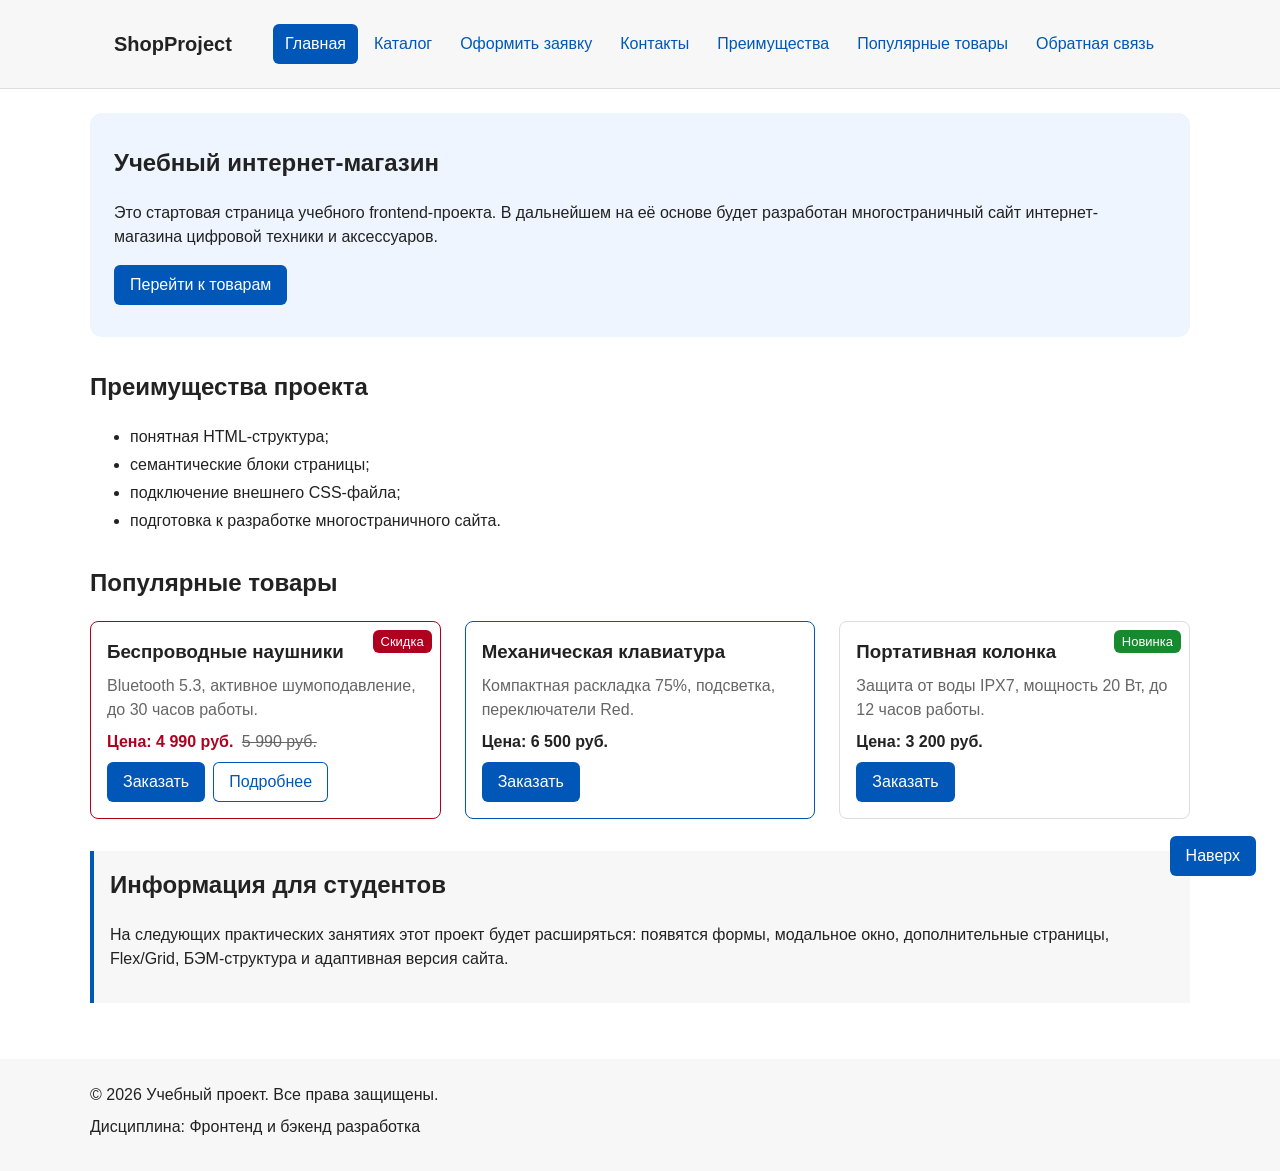
<file: index.html>
<!DOCTYPE html>
<html lang="ru">
<head>
  <meta charset="UTF-8">
  <meta name="viewport" content="width=device-width, initial-scale=1.0">
  <meta name="description" content="Учебный интернет-магазин цифровой техники и аксессуаров: популярные товары и форма заявки.">
  <meta property="og:type" content="website">
  <meta property="og:title" content="Учебный интернет-магазин">
  <meta property="og:description" content="Учебный интернет-магазин цифровой техники и аксессуаров: популярные товары и форма заявки.">
  <meta property="og:image" content="https://marni52.github.io/kr1-html-css-shop/images/preview.jpg">
  <title>Учебный интернет-магазин</title>
  <link rel="icon" href="images/favicon.svg" type="image/svg+xml">
  <link rel="stylesheet" href="css/style.css">
  <script src="js/main.js" defer></script>
</head>
<body>
  <header class="site-header">
    <div class="site-header__inner">
      <a class="site-header__logo" href="index.html">ShopProject</a>

      <nav class="site-nav" aria-label="Основная навигация">
        <ul class="site-nav__list">
          <li class="site-nav__item"><a class="site-nav__link site-nav__link--active" href="index.html" aria-current="page">Главная</a></li>
          <li class="site-nav__item"><a class="site-nav__link" href="catalog.html">Каталог</a></li>
          <li class="site-nav__item"><a class="site-nav__link" href="order.html">Оформить заявку</a></li>
          <li class="site-nav__item"><a class="site-nav__link" href="contacts.html">Контакты</a></li>
          <li class="site-nav__item"><a class="site-nav__link" href="index.html#advantages">Преимущества</a></li>
          <li class="site-nav__item"><a class="site-nav__link" href="index.html#popular">Популярные товары</a></li>
          <li class="site-nav__item"><a class="site-nav__link" href="index.html#contacts">Обратная связь</a></li>
        </ul>
      </nav>
    </div>
  </header>

  <main>
    <section class="hero">
      <h1 class="hero__title">Учебный интернет-магазин</h1>
      <p class="hero__text">
        Это стартовая страница учебного frontend-проекта.
        В дальнейшем на её основе будет разработан многостраничный сайт
        интернет-магазина цифровой техники и аксессуаров.
      </p>
      <a class="button button--primary hero__button" href="#popular">Перейти к товарам</a>
    </section>

    <section class="section" id="advantages">
      <h2 class="section__title">Преимущества проекта</h2>

      <ul class="advantages-list">
        <li class="advantages-list__item">понятная HTML-структура;</li>
        <li class="advantages-list__item">семантические блоки страницы;</li>
        <li class="advantages-list__item">подключение внешнего CSS-файла;</li>
        <li class="advantages-list__item">подготовка к разработке многостраничного сайта.</li>
      </ul>
    </section>

    <section class="section" id="popular">
      <h2 class="section__title">Популярные товары</h2>

      <div class="products-grid">
        <article class="product-card product-card--discount">
          <span class="product-card__badge">Скидка</span>
          <h3 class="product-card__title">Беспроводные наушники</h3>
          <p class="product-card__description">Bluetooth 5.3, активное шумоподавление, до 30 часов работы.</p>
          <p class="product-card__price">Цена: 4 990 руб. <s class="product-card__old-price">5 990 руб.</s></p>
          <div class="product-card__actions">
            <button class="button button--primary product-card__button" type="button" data-product="Беспроводные наушники">
              Заказать
            </button>
            <a class="button button--secondary" href="product.html">Подробнее</a>
          </div>
        </article>

        <article class="product-card product-card--featured">
          <h3 class="product-card__title">Механическая клавиатура</h3>
          <p class="product-card__description">Компактная раскладка 75%, подсветка, переключатели Red.</p>
          <p class="product-card__price">Цена: 6 500 руб.</p>
          <button class="button button--primary product-card__button" type="button" data-product="Механическая клавиатура">
            Заказать
          </button>
        </article>

        <article class="product-card">
          <span class="product-card__badge product-card__badge--new">Новинка</span>
          <h3 class="product-card__title">Портативная колонка</h3>
          <p class="product-card__description">Защита от воды IPX7, мощность 20 Вт, до 12 часов работы.</p>
          <p class="product-card__price">Цена: 3 200 руб.</p>
          <button class="button button--primary product-card__button" type="button" data-product="Портативная колонка">
            Заказать
          </button>
        </article>
      </div>

      <p class="success-message" id="success-message" role="status" tabindex="-1" hidden>
        Форма успешно отправлена!
      </p>
    </section>

    <aside class="aside-info">
      <h2 class="aside-info__title">Информация для студентов</h2>
      <p class="aside-info__text">
        На следующих практических занятиях этот проект будет расширяться:
        появятся формы, модальное окно, дополнительные страницы, Flex/Grid,
        БЭМ-структура и адаптивная версия сайта.
      </p>
    </aside>
  </main>

  <footer class="site-footer" id="contacts">
    <p class="site-footer__text">&copy; 2026 Учебный проект. Все права защищены.</p>
    <p class="site-footer__text">Дисциплина: Фронтенд и бэкенд разработка</p>
  </footer>

  <a class="back-to-top" href="#">Наверх</a>

  <dialog class="order-dialog" id="order-dialog" aria-labelledby="order-dialog-title">
    <h2 class="order-dialog__title" id="order-dialog-title">Оформление заявки</h2>

    <form class="order-form" id="order-form" action="#" method="post" novalidate>
      <input id="selected-product" name="selected-product" type="hidden">

      <div class="order-form__field">
        <label class="order-form__label" for="order-name">Имя</label>
        <input
          class="order-form__input"
          id="order-name"
          name="name"
          type="text"
          placeholder="Введите ваше имя"
          minlength="2"
          autocomplete="given-name"
          required
        >
      </div>

      <div class="order-form__field">
        <label class="order-form__label" for="order-email">E-mail</label>
        <input
          class="order-form__input"
          id="order-email"
          name="email"
          type="email"
          placeholder="example@mail.ru"
          autocomplete="email"
          required
        >
      </div>

      <div class="order-form__field">
        <label class="order-form__label" for="order-phone">Телефон</label>
        <input
          class="order-form__input"
          id="order-phone"
          name="phone"
          type="tel"
          inputmode="tel"
          placeholder="+7 (900) 000-00-00"
          pattern="^\+7 \(\d{3}\) \d{3}-\d{2}-\d{2}$"
          required
        >
        <small class="order-form__hint">Формат: +7 (900) 000-00-00</small>
      </div>

      <div class="order-form__field">
        <label class="order-form__label" for="order-date">Дата связи</label>
        <input
          class="order-form__input"
          id="order-date"
          name="date"
          type="date"
        >
      </div>

      <div class="order-form__field">
        <label class="order-form__label" for="order-topic">Тема заявки</label>
        <select class="order-form__select" id="order-topic" name="topic" required>
          <option value="">Выберите тему</option>
          <option value="product">Заказ товара</option>
          <option value="consultation">Консультация</option>
          <option value="delivery">Доставка</option>
        </select>
      </div>

      <div class="order-form__field">
        <label class="order-form__label" for="order-comment">Комментарий</label>
        <textarea
          class="order-form__textarea"
          id="order-comment"
          name="comment"
          rows="4"
          placeholder="Укажите дополнительную информацию"
        ></textarea>
      </div>

      <div class="order-form__field order-form__field--checkbox">
        <label class="order-form__checkbox-label">
          <input
            class="order-form__checkbox"
            id="order-agreement"
            name="agreement"
            type="checkbox"
            required
          >
          Я согласен на обработку данных
        </label>
      </div>

      <div class="order-form__actions">
        <button class="button button--secondary" type="button" id="close-order-dialog">Закрыть</button>
        <button class="button button--primary" type="submit">Отправить заявку</button>
      </div>
    </form>
  </dialog>
</body>
</html>
</file>
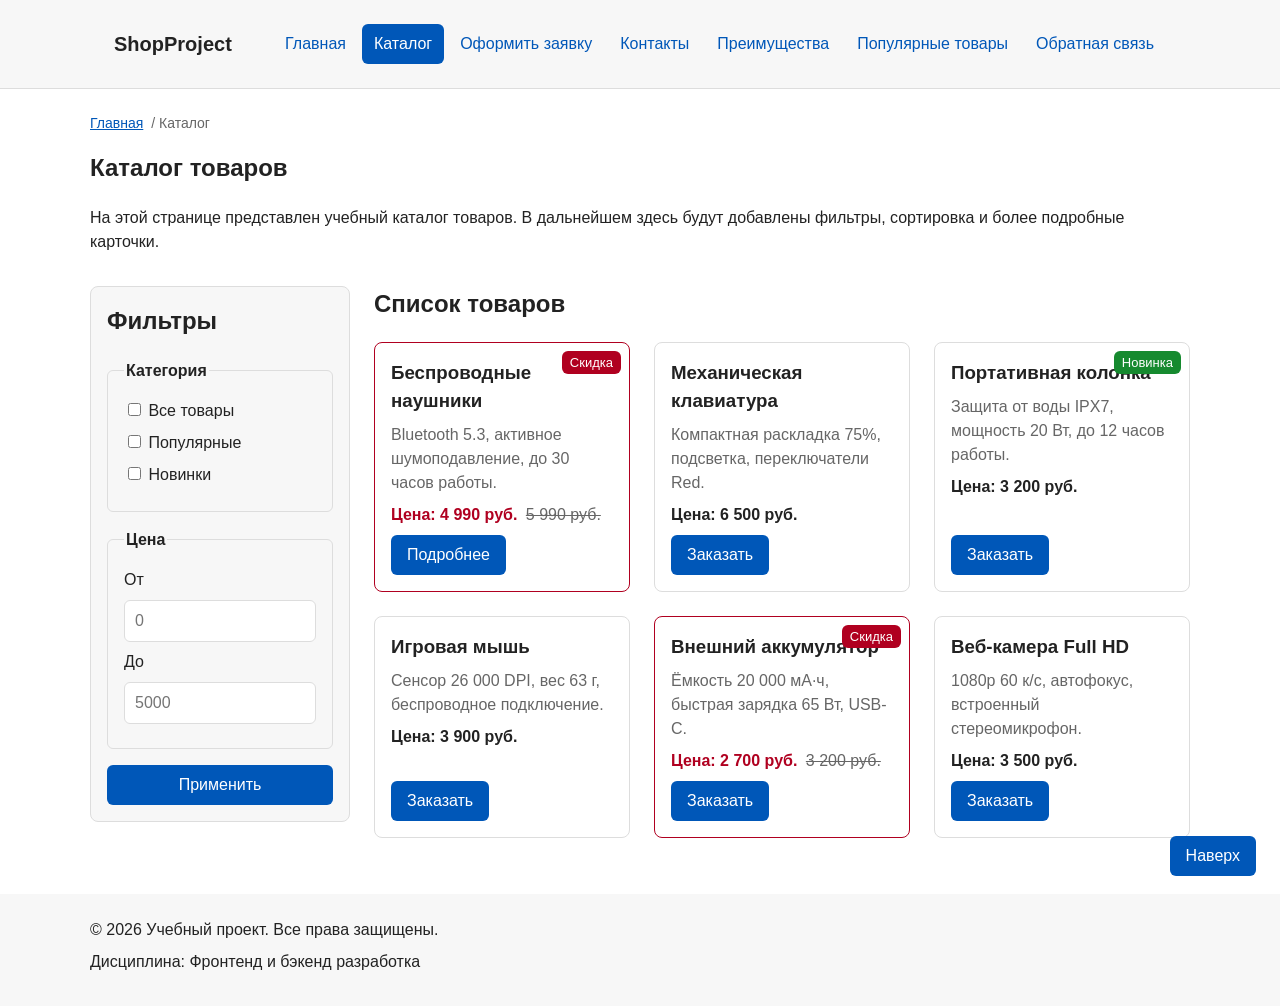
<file: catalog.html>
<!DOCTYPE html>
<html lang="ru">
<head>
  <meta charset="UTF-8">
  <meta name="viewport" content="width=device-width, initial-scale=1.0">
  <meta name="description" content="Каталог товаров учебного интернет-магазина: наушники, клавиатуры, колонки и другие аксессуары.">
  <meta property="og:type" content="website">
  <meta property="og:title" content="Каталог товаров — Учебный интернет-магазин">
  <meta property="og:description" content="Каталог товаров учебного интернет-магазина: наушники, клавиатуры, колонки и другие аксессуары.">
  <meta property="og:image" content="https://marni52.github.io/kr1-html-css-shop/images/preview.jpg">
  <title>Каталог товаров — Учебный интернет-магазин</title>
  <link rel="icon" href="images/favicon.svg" type="image/svg+xml">
  <link rel="stylesheet" href="css/style.css">
</head>
<body>
  <header class="site-header">
    <div class="site-header__inner">
      <a class="site-header__logo" href="index.html">ShopProject</a>

      <nav class="site-nav" aria-label="Основная навигация">
        <ul class="site-nav__list">
          <li class="site-nav__item"><a class="site-nav__link" href="index.html">Главная</a></li>
          <li class="site-nav__item"><a class="site-nav__link site-nav__link--active" href="catalog.html" aria-current="page">Каталог</a></li>
          <li class="site-nav__item"><a class="site-nav__link" href="order.html">Оформить заявку</a></li>
          <li class="site-nav__item"><a class="site-nav__link" href="contacts.html">Контакты</a></li>
          <li class="site-nav__item"><a class="site-nav__link" href="index.html#advantages">Преимущества</a></li>
          <li class="site-nav__item"><a class="site-nav__link" href="index.html#popular">Популярные товары</a></li>
          <li class="site-nav__item"><a class="site-nav__link" href="index.html#contacts">Обратная связь</a></li>
        </ul>
      </nav>
    </div>
  </header>

  <main>
    <nav class="breadcrumbs" aria-label="Хлебные крошки">
      <a class="breadcrumbs__link" href="index.html">Главная</a>
      <span class="breadcrumbs__current">Каталог</span>
    </nav>

    <section class="section">
      <h1 class="section__title">Каталог товаров</h1>
      <p class="section__text">
        На этой странице представлен учебный каталог товаров.
        В дальнейшем здесь будут добавлены фильтры, сортировка и более
        подробные карточки.
      </p>
    </section>

    <section class="catalog-layout">
      <aside class="catalog-filters">
        <h2 class="catalog-filters__title">Фильтры</h2>

        <form class="filters-form" action="#" method="get">
          <fieldset class="filters-form__group">
            <legend class="filters-form__legend">Категория</legend>

            <label class="filters-form__label">
              <input class="filters-form__checkbox" type="checkbox" name="category" value="all">
              Все товары
            </label>

            <label class="filters-form__label">
              <input class="filters-form__checkbox" type="checkbox" name="category" value="popular">
              Популярные
            </label>

            <label class="filters-form__label">
              <input class="filters-form__checkbox" type="checkbox" name="category" value="new">
              Новинки
            </label>
          </fieldset>

          <fieldset class="filters-form__group">
            <legend class="filters-form__legend">Цена</legend>

            <label class="filters-form__label" for="price-from">От</label>
            <input class="filters-form__input" id="price-from" name="price-from" type="number" min="0" placeholder="0">

            <label class="filters-form__label" for="price-to">До</label>
            <input class="filters-form__input" id="price-to" name="price-to" type="number" min="0" placeholder="5000">
          </fieldset>

          <button class="button button--primary filters-form__button" type="submit">Применить</button>
        </form>
      </aside>

      <section class="catalog-products">
        <h2 class="catalog-products__title">Список товаров</h2>

        <div class="products-grid">
          <article class="product-card product-card--discount">
            <span class="product-card__badge">Скидка</span>
            <h3 class="product-card__title">Беспроводные наушники</h3>
            <p class="product-card__description">Bluetooth 5.3, активное шумоподавление, до 30 часов работы.</p>
            <p class="product-card__price">Цена: 4 990 руб. <s class="product-card__old-price">5 990 руб.</s></p>
            <a class="button button--primary product-card__button" href="product.html">Подробнее</a>
          </article>

          <article class="product-card">
            <h3 class="product-card__title">Механическая клавиатура</h3>
            <p class="product-card__description">Компактная раскладка 75%, подсветка, переключатели Red.</p>
            <p class="product-card__price">Цена: 6 500 руб.</p>
            <a class="button button--primary product-card__button" href="order.html">Заказать</a>
          </article>

          <article class="product-card">
            <span class="product-card__badge product-card__badge--new">Новинка</span>
            <h3 class="product-card__title">Портативная колонка</h3>
            <p class="product-card__description">Защита от воды IPX7, мощность 20 Вт, до 12 часов работы.</p>
            <p class="product-card__price">Цена: 3 200 руб.</p>
            <a class="button button--primary product-card__button" href="order.html">Заказать</a>
          </article>

          <article class="product-card">
            <h3 class="product-card__title">Игровая мышь</h3>
            <p class="product-card__description">Сенсор 26 000 DPI, вес 63 г, беспроводное подключение.</p>
            <p class="product-card__price">Цена: 3 900 руб.</p>
            <a class="button button--primary product-card__button" href="order.html">Заказать</a>
          </article>

          <article class="product-card product-card--discount">
            <span class="product-card__badge">Скидка</span>
            <h3 class="product-card__title">Внешний аккумулятор</h3>
            <p class="product-card__description">Ёмкость 20 000 мА·ч, быстрая зарядка 65 Вт, USB-C.</p>
            <p class="product-card__price">Цена: 2 700 руб. <s class="product-card__old-price">3 200 руб.</s></p>
            <a class="button button--primary product-card__button" href="order.html">Заказать</a>
          </article>

          <article class="product-card">
            <h3 class="product-card__title">Веб-камера Full HD</h3>
            <p class="product-card__description">1080p 60 к/с, автофокус, встроенный стереомикрофон.</p>
            <p class="product-card__price">Цена: 3 500 руб.</p>
            <a class="button button--primary product-card__button" href="order.html">Заказать</a>
          </article>
        </div>
      </section>
    </section>
  </main>

  <footer class="site-footer">
    <p class="site-footer__text">&copy; 2026 Учебный проект. Все права защищены.</p>
    <p class="site-footer__text">Дисциплина: Фронтенд и бэкенд разработка</p>
  </footer>

  <a class="back-to-top" href="#">Наверх</a>
</body>
</html>
</file>
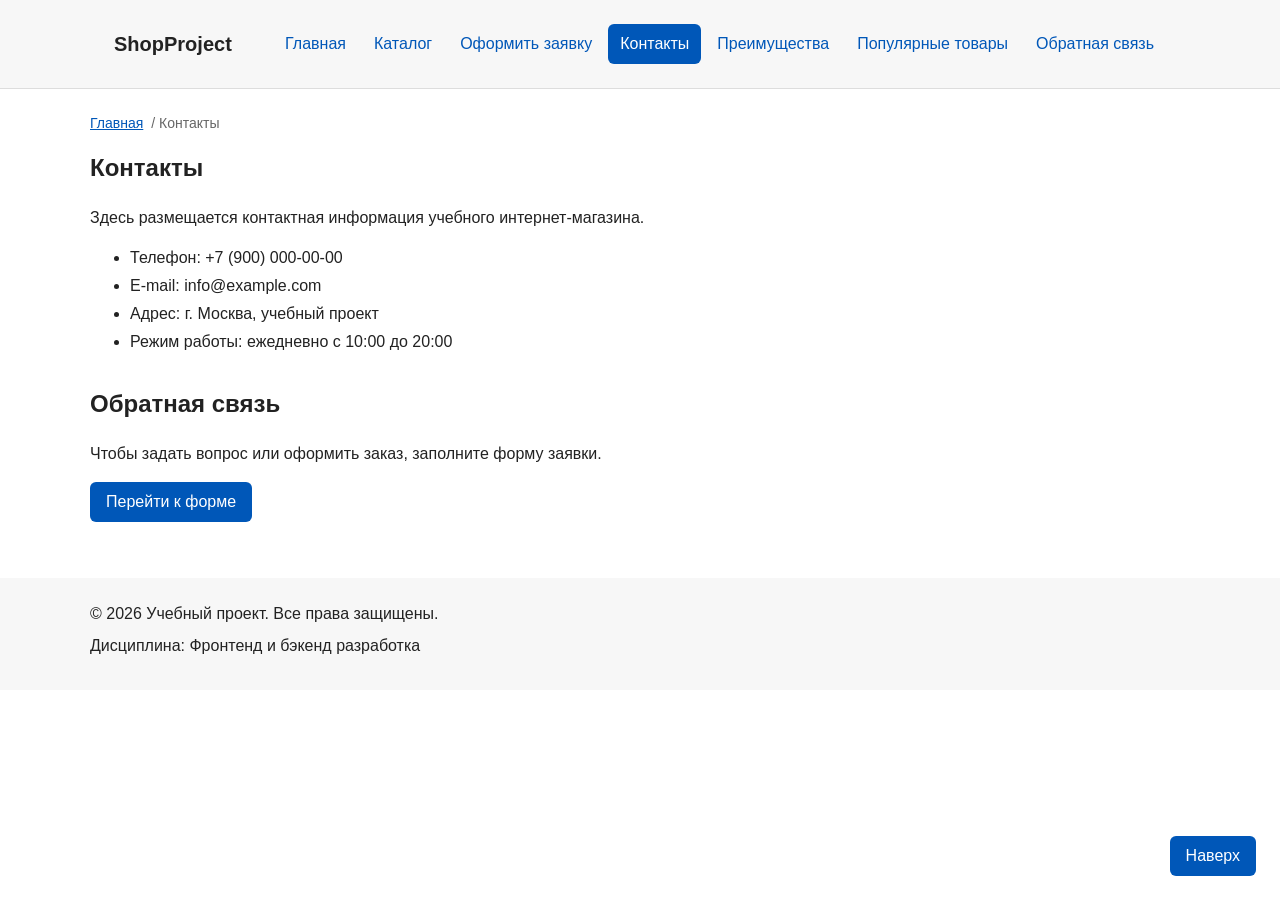
<file: contacts.html>
<!DOCTYPE html>
<html lang="ru">
<head>
  <meta charset="UTF-8">
  <meta name="viewport" content="width=device-width, initial-scale=1.0">
  <meta name="description" content="Контактная информация учебного интернет-магазина: телефон, e-mail, адрес и обратная связь.">
  <meta property="og:type" content="website">
  <meta property="og:title" content="Контакты — Учебный интернет-магазин">
  <meta property="og:description" content="Контактная информация учебного интернет-магазина: телефон, e-mail, адрес и обратная связь.">
  <meta property="og:image" content="https://marni52.github.io/kr1-html-css-shop/images/preview.jpg">
  <title>Контакты — Учебный интернет-магазин</title>
  <link rel="icon" href="images/favicon.svg" type="image/svg+xml">
  <link rel="stylesheet" href="css/style.css">
</head>
<body>
  <header class="site-header">
    <div class="site-header__inner">
      <a class="site-header__logo" href="index.html">ShopProject</a>

      <nav class="site-nav" aria-label="Основная навигация">
        <ul class="site-nav__list">
          <li class="site-nav__item"><a class="site-nav__link" href="index.html">Главная</a></li>
          <li class="site-nav__item"><a class="site-nav__link" href="catalog.html">Каталог</a></li>
          <li class="site-nav__item"><a class="site-nav__link" href="order.html">Оформить заявку</a></li>
          <li class="site-nav__item"><a class="site-nav__link site-nav__link--active" href="contacts.html" aria-current="page">Контакты</a></li>
          <li class="site-nav__item"><a class="site-nav__link" href="index.html#advantages">Преимущества</a></li>
          <li class="site-nav__item"><a class="site-nav__link" href="index.html#popular">Популярные товары</a></li>
          <li class="site-nav__item"><a class="site-nav__link" href="index.html#contacts">Обратная связь</a></li>
        </ul>
      </nav>
    </div>
  </header>

  <main>
    <nav class="breadcrumbs" aria-label="Хлебные крошки">
      <a class="breadcrumbs__link" href="index.html">Главная</a>
      <span class="breadcrumbs__current">Контакты</span>
    </nav>

    <section class="section">
      <h1 class="section__title">Контакты</h1>
      <p class="section__text">
        Здесь размещается контактная информация учебного интернет-магазина.
      </p>

      <ul class="contacts-list">
        <li class="contacts-list__item">Телефон: +7 (900) 000-00-00</li>
        <li class="contacts-list__item">E-mail: info@example.com</li>
        <li class="contacts-list__item">Адрес: г. Москва, учебный проект</li>
        <li class="contacts-list__item">Режим работы: ежедневно с 10:00 до 20:00</li>
      </ul>
    </section>

    <section class="section" id="feedback">
      <h2 class="section__title">Обратная связь</h2>
      <p class="section__text">
        Чтобы задать вопрос или оформить заказ, заполните форму заявки.
      </p>
      <a class="button button--primary" href="order.html">Перейти к форме</a>
    </section>
  </main>

  <footer class="site-footer">
    <p class="site-footer__text">&copy; 2026 Учебный проект. Все права защищены.</p>
    <p class="site-footer__text">Дисциплина: Фронтенд и бэкенд разработка</p>
  </footer>

  <a class="back-to-top" href="#">Наверх</a>
</body>
</html>
</file>
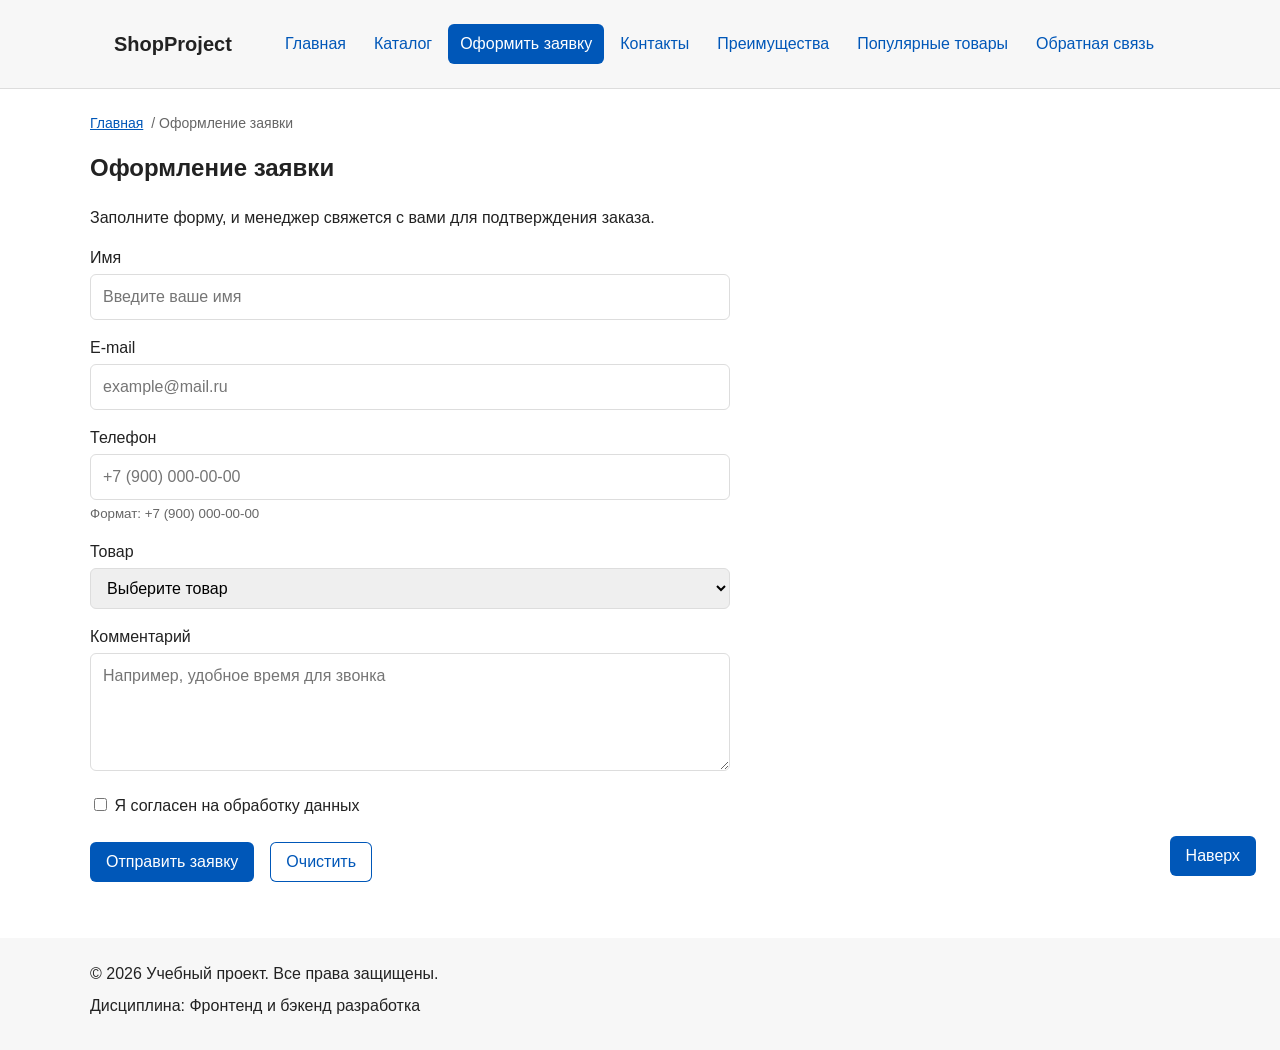
<file: order.html>
<!DOCTYPE html>
<html lang="ru">
<head>
  <meta charset="UTF-8">
  <meta name="viewport" content="width=device-width, initial-scale=1.0">
  <meta name="description" content="Форма оформления заявки на товар учебного интернет-магазина.">
  <meta property="og:type" content="website">
  <meta property="og:title" content="Оформление заявки — Учебный интернет-магазин">
  <meta property="og:description" content="Форма оформления заявки на товар учебного интернет-магазина.">
  <meta property="og:image" content="https://marni52.github.io/kr1-html-css-shop/images/preview.jpg">
  <title>Оформление заявки — Учебный интернет-магазин</title>
  <link rel="icon" href="images/favicon.svg" type="image/svg+xml">
  <link rel="stylesheet" href="css/style.css">
  <script src="js/order.js" defer></script>
</head>
<body>
  <header class="site-header">
    <div class="site-header__inner">
      <a class="site-header__logo" href="index.html">ShopProject</a>

      <nav class="site-nav" aria-label="Основная навигация">
        <ul class="site-nav__list">
          <li class="site-nav__item"><a class="site-nav__link" href="index.html">Главная</a></li>
          <li class="site-nav__item"><a class="site-nav__link" href="catalog.html">Каталог</a></li>
          <li class="site-nav__item"><a class="site-nav__link site-nav__link--active" href="order.html" aria-current="page">Оформить заявку</a></li>
          <li class="site-nav__item"><a class="site-nav__link" href="contacts.html">Контакты</a></li>
          <li class="site-nav__item"><a class="site-nav__link" href="index.html#advantages">Преимущества</a></li>
          <li class="site-nav__item"><a class="site-nav__link" href="index.html#popular">Популярные товары</a></li>
          <li class="site-nav__item"><a class="site-nav__link" href="index.html#contacts">Обратная связь</a></li>
        </ul>
      </nav>
    </div>
  </header>

  <main>
    <nav class="breadcrumbs" aria-label="Хлебные крошки">
      <a class="breadcrumbs__link" href="index.html">Главная</a>
      <span class="breadcrumbs__current">Оформление заявки</span>
    </nav>

    <section class="section">
      <h1 class="section__title">Оформление заявки</h1>
      <p class="section__text">
        Заполните форму, и менеджер свяжется с вами для подтверждения заказа.
      </p>

      <form class="order-form order-form--page" id="page-order-form" action="#" method="post">
        <div class="order-form__field">
          <label class="order-form__label" for="page-name">Имя</label>
          <input class="order-form__input" id="page-name" name="name" type="text" placeholder="Введите ваше имя" minlength="2" autocomplete="given-name" required>
        </div>

        <div class="order-form__field">
          <label class="order-form__label" for="page-email">E-mail</label>
          <input class="order-form__input" id="page-email" name="email" type="email" placeholder="example@mail.ru" autocomplete="email" required>
        </div>

        <div class="order-form__field">
          <label class="order-form__label" for="page-phone">Телефон</label>
          <input class="order-form__input" id="page-phone" name="phone" type="tel" inputmode="tel" placeholder="+7 (900) 000-00-00" pattern="^\+7 \(\d{3}\) \d{3}-\d{2}-\d{2}$" required>
          <small class="order-form__hint">Формат: +7 (900) 000-00-00</small>
        </div>

        <div class="order-form__field">
          <label class="order-form__label" for="page-product">Товар</label>
          <select class="order-form__select" id="page-product" name="product" required>
            <option value="">Выберите товар</option>
            <option value="headphones">Беспроводные наушники</option>
            <option value="keyboard">Механическая клавиатура</option>
            <option value="speaker">Портативная колонка</option>
            <option value="mouse">Игровая мышь</option>
            <option value="powerbank">Внешний аккумулятор</option>
            <option value="webcam">Веб-камера Full HD</option>
          </select>
        </div>

        <div class="order-form__field">
          <label class="order-form__label" for="page-comment">Комментарий</label>
          <textarea class="order-form__textarea" id="page-comment" name="comment" rows="4" placeholder="Например, удобное время для звонка"></textarea>
        </div>

        <div class="order-form__field order-form__field--checkbox">
          <label class="order-form__checkbox-label">
            <input class="order-form__checkbox" id="page-agreement" name="agreement" type="checkbox" required>
            Я согласен на обработку данных
          </label>
        </div>

        <div class="order-form__actions">
          <button class="button button--primary" type="submit">Отправить заявку</button>
          <button class="button button--secondary" type="reset">Очистить</button>
        </div>

        <p class="success-message" id="page-success-message" role="status" hidden>
          Заявка отправлена! Менеджер свяжется с вами в течение часа.
        </p>
      </form>
    </section>
  </main>

  <footer class="site-footer">
    <p class="site-footer__text">&copy; 2026 Учебный проект. Все права защищены.</p>
    <p class="site-footer__text">Дисциплина: Фронтенд и бэкенд разработка</p>
  </footer>

  <a class="back-to-top" href="#">Наверх</a>
</body>
</html>
</file>
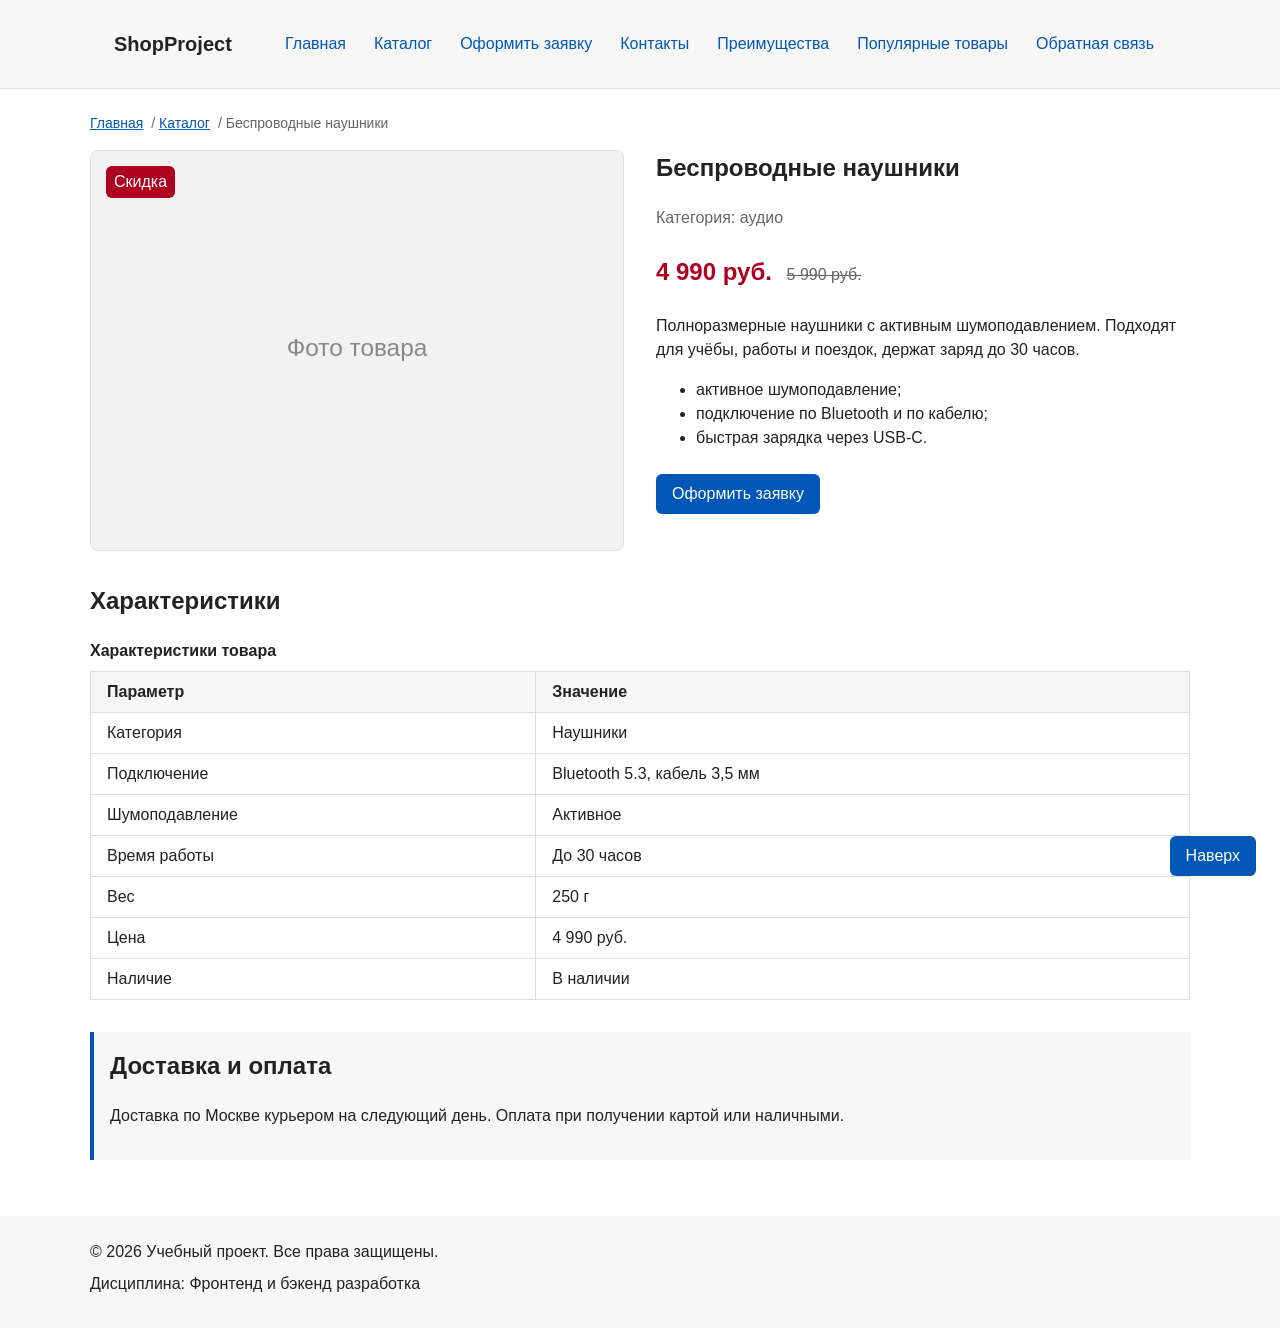
<file: product.html>
<!DOCTYPE html>
<html lang="ru">
<head>
  <meta charset="UTF-8">
  <meta name="viewport" content="width=device-width, initial-scale=1.0">
  <meta name="description" content="Карточка товара: беспроводные наушники, описание, характеристики и цена.">
  <meta property="og:type" content="website">
  <meta property="og:title" content="Беспроводные наушники — Учебный интернет-магазин">
  <meta property="og:description" content="Карточка товара: беспроводные наушники, описание, характеристики и цена.">
  <meta property="og:image" content="https://marni52.github.io/kr1-html-css-shop/images/preview.jpg">
  <title>Беспроводные наушники — Учебный интернет-магазин</title>
  <link rel="icon" href="images/favicon.svg" type="image/svg+xml">
  <link rel="stylesheet" href="css/style.css">
</head>
<body>
  <header class="site-header">
    <div class="site-header__inner">
      <a class="site-header__logo" href="index.html">ShopProject</a>

      <nav class="site-nav" aria-label="Основная навигация">
        <ul class="site-nav__list">
          <li class="site-nav__item"><a class="site-nav__link" href="index.html">Главная</a></li>
          <li class="site-nav__item"><a class="site-nav__link" href="catalog.html">Каталог</a></li>
          <li class="site-nav__item"><a class="site-nav__link" href="order.html">Оформить заявку</a></li>
          <li class="site-nav__item"><a class="site-nav__link" href="contacts.html">Контакты</a></li>
          <li class="site-nav__item"><a class="site-nav__link" href="index.html#advantages">Преимущества</a></li>
          <li class="site-nav__item"><a class="site-nav__link" href="index.html#popular">Популярные товары</a></li>
          <li class="site-nav__item"><a class="site-nav__link" href="index.html#contacts">Обратная связь</a></li>
        </ul>
      </nav>
    </div>
  </header>

  <main>
    <nav class="breadcrumbs" aria-label="Хлебные крошки">
      <a class="breadcrumbs__link" href="index.html">Главная</a>
      <a class="breadcrumbs__link" href="catalog.html">Каталог</a>
      <span class="breadcrumbs__current">Беспроводные наушники</span>
    </nav>

    <article class="product">
      <div class="product__gallery">
        <span class="product__badge">Скидка</span>
        <img class="product__image" src="images/product-headphones.svg" alt="Беспроводные наушники" width="480" height="360">
      </div>

      <div class="product__info">
        <h1 class="product__title">Беспроводные наушники</h1>
        <p class="product__category">Категория: аудио</p>
        <p class="product__price">4 990 руб. <s class="product__old-price">5 990 руб.</s></p>
        <p class="product__text">
          Полноразмерные наушники с активным шумоподавлением. Подходят для учёбы,
          работы и поездок, держат заряд до 30 часов.
        </p>
        <ul class="product__features">
          <li>активное шумоподавление;</li>
          <li>подключение по Bluetooth и по кабелю;</li>
          <li>быстрая зарядка через USB-C.</li>
        </ul>
        <a class="button button--primary" href="order.html">Оформить заявку</a>
      </div>
    </article>

    <section class="section">
      <h2 class="section__title">Характеристики</h2>

      <table class="product-table">
        <caption class="product-table__caption">Характеристики товара</caption>
        <thead>
          <tr>
            <th class="product-table__cell" scope="col">Параметр</th>
            <th class="product-table__cell" scope="col">Значение</th>
          </tr>
        </thead>
        <tbody>
          <tr>
            <td class="product-table__cell">Категория</td>
            <td class="product-table__cell">Наушники</td>
          </tr>
          <tr>
            <td class="product-table__cell">Подключение</td>
            <td class="product-table__cell">Bluetooth 5.3, кабель 3,5 мм</td>
          </tr>
          <tr>
            <td class="product-table__cell">Шумоподавление</td>
            <td class="product-table__cell">Активное</td>
          </tr>
          <tr>
            <td class="product-table__cell">Время работы</td>
            <td class="product-table__cell">До 30 часов</td>
          </tr>
          <tr>
            <td class="product-table__cell">Вес</td>
            <td class="product-table__cell">250 г</td>
          </tr>
          <tr>
            <td class="product-table__cell">Цена</td>
            <td class="product-table__cell">4 990 руб.</td>
          </tr>
          <tr>
            <td class="product-table__cell">Наличие</td>
            <td class="product-table__cell">В наличии</td>
          </tr>
        </tbody>
      </table>
    </section>

    <aside class="aside-info">
      <h2 class="aside-info__title">Доставка и оплата</h2>
      <p class="aside-info__text">
        Доставка по Москве курьером на следующий день. Оплата при получении картой или наличными.
      </p>
    </aside>
  </main>

  <footer class="site-footer">
    <p class="site-footer__text">&copy; 2026 Учебный проект. Все права защищены.</p>
    <p class="site-footer__text">Дисциплина: Фронтенд и бэкенд разработка</p>
  </footer>

  <a class="back-to-top" href="#">Наверх</a>
</body>
</html>
</file>
<file: css/style.css>
/* ===============================
   1. Переменные проекта
   =============================== */

:root {
  /* Основные цвета проекта */
  --color-bg: #ffffff;
  --color-text: #222222;
  --color-muted: #666666;
  --color-primary: #0057b8;
  --color-primary-dark: #003f86;
  --color-border: #dddddd;
  --color-surface: #f7f7f7;
  --color-surface-accent: #eef5ff;
  --color-danger: #b00020;
  --color-danger-bg: #fff5f6;
  --color-success: #168a2f;
  --color-success-bg: #eefaf0;
  --color-white: #ffffff;
  --color-backdrop: rgba(0, 0, 0, 0.5);

  /* Отступы */
  --space-xs: 4px;
  --space-sm: 8px;
  --space-md: 16px;
  --space-lg: 24px;
  --space-xl: 32px;

  /* Скругления */
  --radius-sm: 6px;
  --radius-md: 8px;
  --radius-lg: 12px;

  /* Размеры */
  --container-width: 1100px;
  --focus-ring: 2px solid var(--color-primary);
}

/* ===============================
   2. Базовые стили
   =============================== */

* {
  box-sizing: border-box;
}

html {
  scroll-behavior: smooth;
  /* чтобы при переходе по якорю заголовок раздела не прятался под шапкой */
  scroll-padding-top: 100px;
}

body {
  margin: 0;
  font-family: Arial, sans-serif;
  line-height: 1.5;
  color: var(--color-text);
  background-color: var(--color-bg);
}

main {
  padding: var(--space-lg);
}

a {
  color: var(--color-primary);
}

a:hover {
  color: var(--color-primary-dark);
}

a:focus-visible {
  outline: var(--focus-ring);
  outline-offset: 3px;
}

/* Подсветка раздела, к которому перешли по якорной ссылке */
:target {
  outline: 2px dashed var(--color-primary);
  outline-offset: 4px;
}

/* ===============================
   3. Блок button
   =============================== */

.button {
  display: inline-block;
  padding: var(--space-sm) var(--space-md);
  font: inherit;
  text-decoration: none;
  border: none;
  border-radius: var(--radius-sm);
  cursor: pointer;
}

.button--primary {
  color: var(--color-white);
  background-color: var(--color-primary);
}

.button--primary:hover {
  color: var(--color-white);
  background-color: var(--color-primary-dark);
}

.button--secondary {
  color: var(--color-primary);
  background-color: transparent;
  box-shadow: inset 0 0 0 1px var(--color-primary);
}

.button--secondary:hover {
  color: var(--color-white);
  background-color: var(--color-primary);
}

.button:active {
  transform: translateY(1px);
}

.button:focus-visible {
  outline: var(--focus-ring);
  outline-offset: 3px;
}

.button:disabled,
.button--disabled {
  opacity: 0.6;
  cursor: not-allowed;
}

/* ===============================
   4. Шапка, навигация, подвал
   =============================== */

/* sticky: шапка остаётся вверху окна при прокрутке, z-index - поверх содержимого */
.site-header {
  position: sticky;
  top: 0;
  z-index: 5;
  background-color: var(--color-surface);
  border-bottom: 1px solid var(--color-border);
}

.site-header__inner {
  display: flex;
  flex-wrap: wrap;
  justify-content: space-between;
  align-items: center;
  gap: var(--space-md);
  max-width: var(--container-width);
  margin: 0 auto;
  padding: var(--space-lg);
}

.site-header__logo {
  font-size: 20px;
  font-weight: 700;
  color: var(--color-text);
  text-decoration: none;
}

.site-header__logo:hover {
  color: var(--color-primary);
}

.site-nav__list {
  display: flex;
  flex-wrap: wrap;
  justify-content: center;
  align-items: center;
  gap: var(--space-xs);
  margin: 0;
  padding: 0;
  list-style: none;
}

.site-nav__link {
  display: inline-block;
  padding: var(--space-sm) 12px;
  color: var(--color-primary);
  text-decoration: none;
  border-radius: var(--radius-sm);
}

.site-nav__link:hover {
  color: var(--color-white);
  background-color: var(--color-primary);
}

.site-nav__link:focus-visible {
  outline: var(--focus-ring);
  outline-offset: 3px;
}

.site-nav__link--active {
  color: var(--color-white);
  background-color: var(--color-primary);
}

.site-footer {
  padding: var(--space-lg);
  background-color: var(--color-surface);
}

.site-footer__text {
  max-width: var(--container-width);
  margin: 0 auto var(--space-sm);
}

/* ===============================
   5. Компоненты страницы
   =============================== */

.breadcrumbs {
  max-width: var(--container-width);
  margin: 0 auto var(--space-md);
  font-size: 14px;
  color: var(--color-muted);
}

.breadcrumbs__link {
  color: var(--color-primary);
}

.breadcrumbs__link + .breadcrumbs__link::before,
.breadcrumbs__current::before {
  content: "/";
  display: inline-block;
  margin: 0 var(--space-xs);
  color: var(--color-muted);
}

.hero {
  max-width: var(--container-width);
  margin: 0 auto var(--space-xl);
  padding: var(--space-xl) var(--space-lg);
  background-color: var(--color-surface-accent);
  border-radius: var(--radius-lg);
}

.hero__title {
  margin-top: 0;
}

.section {
  max-width: var(--container-width);
  margin: 0 auto var(--space-xl);
}

.section__title {
  margin-top: 0;
}

.advantages-list__item {
  margin-bottom: var(--space-xs);
}

.contacts-list__item {
  margin-bottom: var(--space-xs);
}

.aside-info {
  max-width: var(--container-width);
  margin: 0 auto var(--space-xl);
  padding: var(--space-md);
  border-left: 4px solid var(--color-primary);
  background-color: var(--color-surface);
}

.aside-info__title {
  margin-top: 0;
}

/* Сетка карточек: отвечает только за расположение */
.products-grid {
  display: grid;
  grid-template-columns: repeat(3, 1fr);
  gap: var(--space-lg);
}

/* Карточка товара: переиспользуемый блок */
/* position: relative нужен, чтобы бейдж позиционировался относительно карточки */
.product-card {
  position: relative;
  display: flex;
  flex-direction: column;
  gap: var(--space-sm);
  padding: var(--space-md);
  border: 1px solid var(--color-border);
  border-radius: var(--radius-md);
  background-color: var(--color-bg);
}

.product-card:hover {
  border-color: var(--color-primary);
}

.product-card--featured {
  border-color: var(--color-primary);
}

.product-card--discount {
  border-color: var(--color-danger);
}

.product-card__title {
  margin: 0;
  color: var(--color-text);
}

.product-card__description {
  margin: 0;
  color: var(--color-muted);
}

.product-card__price {
  margin: 0;
  font-weight: 700;
}

.product-card--discount .product-card__price {
  color: var(--color-danger);
}

.product-card__button {
  margin-top: auto;
  align-self: flex-start;
}

/* Бейдж «Скидка» / «Новинка» в правом верхнем углу карточки */
.product-card__badge {
  position: absolute;
  top: var(--space-sm);
  right: var(--space-sm);
  padding: 2px var(--space-sm);
  font-size: 13px;
  color: var(--color-white);
  background-color: var(--color-danger);
  border-radius: var(--radius-sm);
}

.product-card__badge--new {
  background-color: var(--color-success);
}

.product-card__old-price {
  margin-left: var(--space-xs);
  font-weight: 400;
  color: var(--color-muted);
}

/* Две кнопки в карточке: в строку и прижаты к низу */
.product-card__actions {
  display: flex;
  flex-wrap: wrap;
  gap: var(--space-sm);
  margin-top: auto;
}

/* Страница каталога: фильтры + товары */
.catalog-layout {
  display: grid;
  grid-template-columns: 260px 1fr;
  grid-template-areas: "filters products";
  align-items: start;
  gap: var(--space-lg);
  max-width: var(--container-width);
  margin: 0 auto var(--space-xl);
}

.catalog-filters {
  grid-area: filters;
  padding: var(--space-md);
  border: 1px solid var(--color-border);
  border-radius: var(--radius-md);
  background-color: var(--color-surface);
}

.catalog-filters__title {
  margin-top: 0;
}

.catalog-products {
  grid-area: products;
}

.catalog-products__title {
  margin-top: 0;
}

.filters-form {
  display: grid;
  gap: var(--space-md);
}

.filters-form__group {
  margin: 0;
  padding: var(--space-md);
  border: 1px solid var(--color-border);
  border-radius: var(--radius-sm);
}

.filters-form__legend {
  font-weight: 700;
}

.filters-form__label {
  display: block;
  margin-bottom: var(--space-sm);
}

.filters-form__input {
  width: 100%;
  margin-bottom: var(--space-sm);
  padding: 8px 10px;
  border: 1px solid var(--color-border);
  border-radius: var(--radius-sm);
  font: inherit;
}

.filters-form__input:hover {
  border-color: var(--color-primary);
}

.filters-form__input:focus-visible,
.filters-form__checkbox:focus-visible {
  outline: var(--focus-ring);
  outline-offset: 3px;
}

/* ===============================
   6. Модальное окно и форма заявки
   =============================== */

.order-dialog {
  width: min(100% - 32px, 560px);
  padding: var(--space-lg);
  border: none;
  border-radius: var(--radius-lg);
}

.order-dialog::backdrop {
  background-color: var(--color-backdrop);
}

.order-dialog__title {
  margin-top: 0;
}

.order-form__field {
  margin-bottom: var(--space-md);
}

.order-form__label {
  display: block;
  margin-bottom: var(--space-xs);
}

.order-form__input,
.order-form__select,
.order-form__textarea {
  width: 100%;
  padding: 10px 12px;
  border: 1px solid var(--color-border);
  border-radius: var(--radius-sm);
  font: inherit;
}

.order-form__input:hover,
.order-form__select:hover,
.order-form__textarea:hover {
  border-color: var(--color-primary);
}

.order-form__input:focus-visible,
.order-form__select:focus-visible,
.order-form__textarea:focus-visible,
.order-form__checkbox:focus-visible {
  outline: var(--focus-ring);
  outline-offset: 3px;
}

/* Поле с ошибкой: атрибут aria-invalid ставит js/main.js */
.order-form__input[aria-invalid="true"],
.order-form__select[aria-invalid="true"],
.order-form__textarea[aria-invalid="true"] {
  border-color: var(--color-danger);
  background-color: var(--color-danger-bg);
}

.order-form__checkbox[aria-invalid="true"] {
  outline: 2px solid var(--color-danger);
}

.order-form__hint {
  display: block;
  margin-top: var(--space-xs);
  color: var(--color-muted);
}

.order-form__actions {
  display: flex;
  gap: var(--space-md);
  margin-top: var(--space-lg);
}

.success-message {
  margin: var(--space-lg) 0 0;
  padding: var(--space-md);
  border-left: 4px solid var(--color-success);
  background-color: var(--color-success-bg);
}

/* ===============================
   7. Страница товара
   =============================== */

.product {
  display: grid;
  grid-template-columns: 1fr 1fr;
  gap: var(--space-xl);
  max-width: var(--container-width);
  margin: 0 auto var(--space-xl);
}

.product__gallery {
  position: relative;
}

.product__image {
  display: block;
  width: 100%;
  height: auto;
  border: 1px solid var(--color-border);
  border-radius: var(--radius-md);
}

.product__badge {
  position: absolute;
  top: var(--space-md);
  left: var(--space-md);
  padding: var(--space-xs) var(--space-sm);
  color: var(--color-white);
  background-color: var(--color-danger);
  border-radius: var(--radius-sm);
}

.product__title {
  margin-top: 0;
}

.product__category {
  color: var(--color-muted);
}

.product__price {
  font-size: 24px;
  font-weight: 700;
  color: var(--color-danger);
}

.product__old-price {
  margin-left: var(--space-sm);
  font-size: 16px;
  font-weight: 400;
  color: var(--color-muted);
}

.product__features {
  margin-bottom: var(--space-lg);
}

.product-table {
  width: 100%;
  border-collapse: collapse;
}

.product-table__caption {
  margin-bottom: var(--space-sm);
  font-weight: 700;
  text-align: left;
}

.product-table__cell {
  padding: var(--space-sm) var(--space-md);
  border: 1px solid var(--color-border);
  text-align: left;
}

.product-table th {
  background-color: var(--color-surface);
}

.product-table tbody tr:hover {
  background-color: var(--color-surface-accent);
}

/* ===============================
   8. Страница заявки
   =============================== */

.order-form--page {
  max-width: 640px;
}

/* :user-invalid срабатывает после того, как пользователь ввёл неверное значение */
.order-form--page .order-form__input:user-invalid,
.order-form--page .order-form__select:user-invalid {
  border-color: var(--color-danger);
  background-color: var(--color-danger-bg);
}

/* ===============================
   9. Кнопка «Наверх»
   =============================== */

/* fixed: кнопка всегда в правом нижнем углу окна, z-index - поверх содержимого */
.back-to-top {
  position: fixed;
  right: var(--space-lg);
  bottom: var(--space-lg);
  z-index: 10;
  padding: var(--space-sm) var(--space-md);
  color: var(--color-white);
  text-decoration: none;
  background-color: var(--color-primary);
  border-radius: var(--radius-sm);
}

.back-to-top:hover {
  color: var(--color-white);
  background-color: var(--color-primary-dark);
}

.back-to-top:focus-visible {
  outline: var(--focus-ring);
  outline-offset: 3px;
}
</file>
